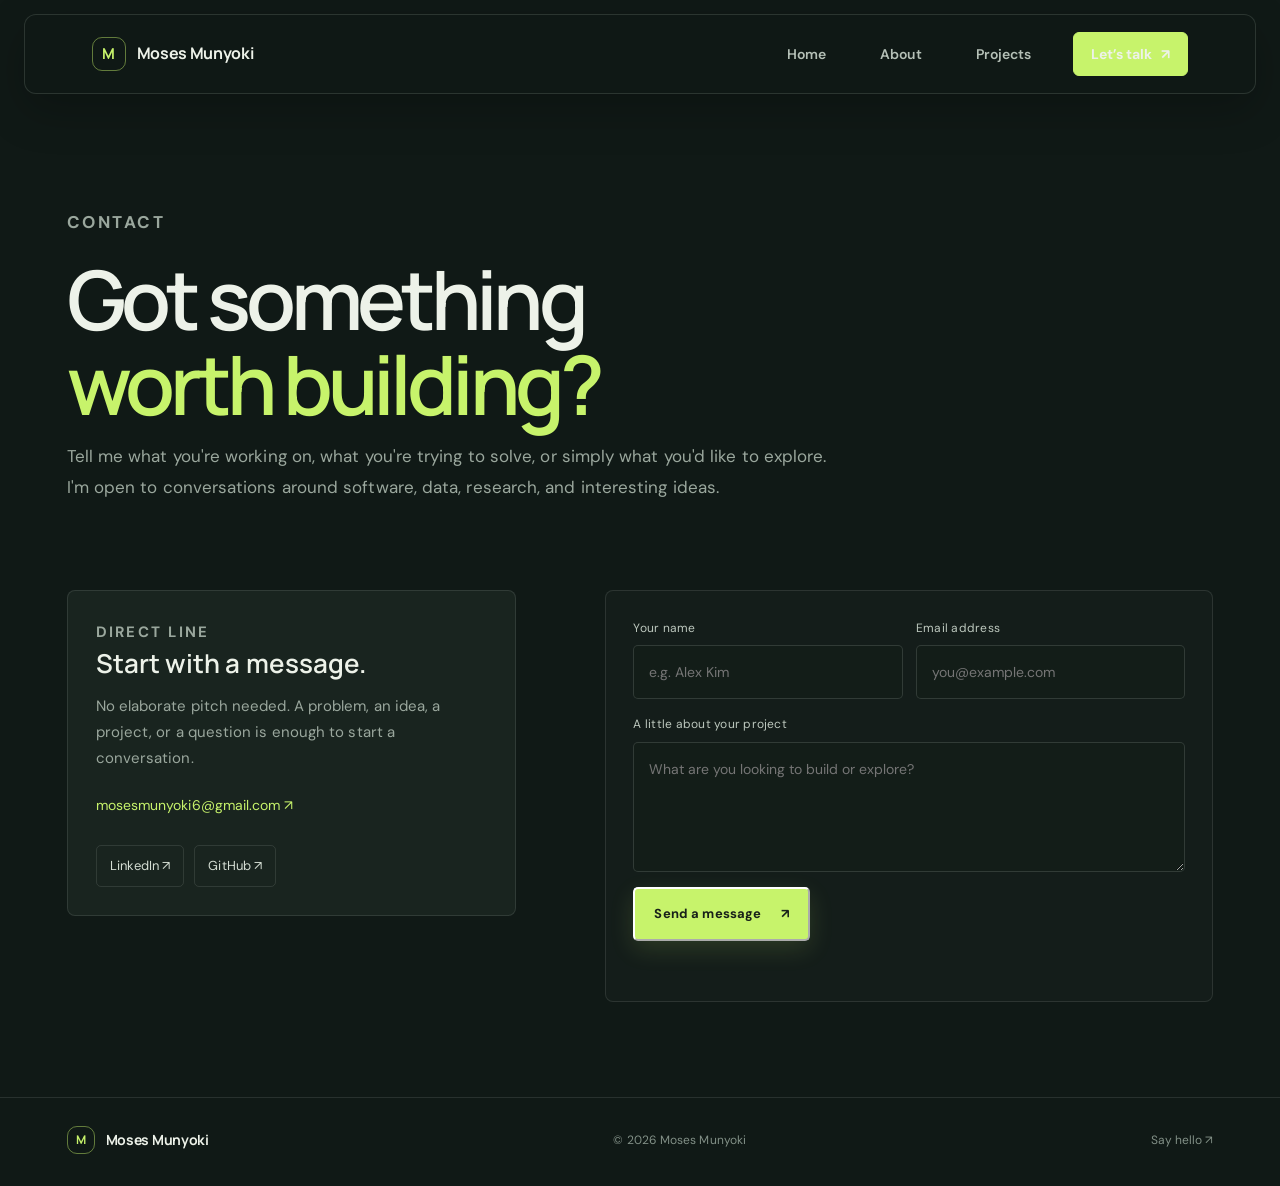
<file: pages/contact/index.html>
<!DOCTYPE html>
<html lang="en">
<head>
  <meta charset="UTF-8"><meta name="viewport" content="width=device-width, initial-scale=1.0">
  <meta name="author" content="Moses Munyoki"><meta name="description" content="Contact Moses Munyoki about software engineering, data analysis, and project opportunities.">
  <meta name="theme-color" content="#101916"><title>Contact — Moses Munyoki</title>
  <link rel="icon" href="../../img/logo.png" type="image/png"><link rel="stylesheet" href="../../css/default.css"><link rel="stylesheet" href="../../css/ld.css">
</head>
<body><div class="container">
  <header class="site-header"><nav class="site-nav" aria-label="Main navigation">
    <a class="brand" href="../../"><span class="brand-mark">M</span><span>Moses Munyoki</span></a>
    <button class="menu-toggle" id="toggle-menu" type="button" aria-expanded="false" aria-controls="main-menu">Menu <span aria-hidden="true">☰</span></button>
    <div class="nav-links" id="main-menu"><a href="../../">Home</a><a href="../about/">About</a><a href="../project/">Projects</a><a class="nav-cta active" href="../contact/">Let’s talk <span aria-hidden="true">↗</span></a></div>
  </nav></header>
  <main>
    <section class="page-hero"><p class="eyebrow">CONTACT</p><h1>Got something<br><span class="accent-text">worth building?</span></h1><p>Tell me what you're working on, what you're trying to solve, or simply what you'd like to explore. I'm open to conversations around software, data, research, and interesting ideas.</p></section>
    <section class="section-shell" style="padding-top:0;padding-bottom:95px"><div class="contact-layout">
      <aside class="contact-note"><p class="eyebrow">DIRECT LINE</p><h2>Start with a message.</h2><p>No elaborate pitch needed. A problem, an idea, a project, or a question is enough to start a conversation.</p><a class="contact-email" href="mailto:mosesmunyoki6@gmail.com">mosesmunyoki6@gmail.com <span aria-hidden="true">↗</span></a><div class="social-links"><a href="https://www.linkedin.com/in/moses-munyoki-125b09215/" target="_blank" rel="noreferrer">LinkedIn ↗</a><a href="https://github.com/Mnyoki" target="_blank" rel="noreferrer">GitHub ↗</a></div></aside>
      <div class="contact-card"><form class="contact-form" data-contact-form>
        <div class="form-row"><label for="fname">Your name<input type="text" id="fname" name="name" placeholder="e.g. Alex Kim" required class="text-field" autocomplete="name"></label><label for="email">Email address<input type="email" id="email" name="email" placeholder="you@example.com" required class="text-field" autocomplete="email"></label></div>
        <label for="text-area">A little about your project<textarea id="text-area" name="message" class="text-area text-field" required placeholder="What are you looking to build or explore?"></textarea></label>
        <div><button type="submit" class="button button-primary">Send a message <span aria-hidden="true">↗</span></button></div>
        <p id="res-text" class="response" aria-live="polite"></p>
      </form></div>
    </div></section>
  </main>
  <footer class="site-footer"><a class="brand footer-brand" href="../../"><span class="brand-mark">M</span><span>Moses Munyoki</span></a><span>© <span data-year></span> Moses Munyoki</span><a href="mailto:mosesmunyoki6@gmail.com">Say hello ↗</a></footer>
</div><script src="../../js/app.js"></script></body></html>
</file>
<file: css/default.css>
@import url('https://fonts.googleapis.com/css2?family=DM+Sans:wght@400;500;600;700&family=Manrope:wght@400;500;600;700;800&display=swap');

:root{color-scheme:dark;--bg:#101916;--bg-soft:#151f1b;--surface:#19241f;--line:rgba(231,241,231,.11);--text:#edf2e9;--muted:#9aa79d;--lime:#c7f36b;--mint:#78d6a1;--content:1500px;--gutter:clamp(24px,5.2vw,84px);font-family:'DM Sans',Arial,sans-serif;font-synthesis:none;text-rendering:optimizeLegibility}
*,*::before,*::after{box-sizing:border-box}
html{scroll-behavior:smooth;background:var(--bg)}
body{margin:0;background:var(--bg);color:var(--text);font-size:16px;line-height:1.65;-webkit-font-smoothing:antialiased}
img{display:block;max-width:100%}a{color:inherit;text-decoration:none}button,input,textarea{font:inherit}button,a{-webkit-tap-highlight-color:transparent}
.container{min-height:100vh;overflow:hidden}.site-header{position:sticky;top:14px;z-index:20;width:min(calc(100% - 48px),var(--content));margin:14px auto -96px;border:1px solid rgba(231,241,231,.13);border-radius:12px;background:rgba(16,25,22,.82);backdrop-filter:blur(20px);box-shadow:0 16px 45px rgba(0,0,0,.22)}
.site-nav{max-width:var(--content);min-height:82px;padding:0 var(--gutter);margin:auto;display:flex;align-items:center;gap:36px}.brand{display:inline-flex;align-items:center;gap:11px;font-family:Manrope,sans-serif;font-weight:700;font-size:15px;white-space:nowrap}.brand-mark{height:34px;width:34px;display:grid;place-items:center;border:1px solid rgba(199,243,107,.45);color:var(--lime);font-size:15px;border-radius:10px}.nav-links{margin-left:auto;display:flex;align-items:center;gap:clamp(28px,4vw,56px);color:var(--muted);font-size:13px}.nav-links a{transition:color .2s}.nav-links a:hover,.nav-links a.active{color:var(--text)}.nav-links .nav-cta{color:var(--lime);padding:10px 15px;border:1px solid rgba(199,243,107,.32);border-radius:6px}.nav-cta span{padding-left:9px}.menu-toggle{display:none}
.hero{position:relative;max-width:var(--content);margin:auto;padding:clamp(105px,11vw,165px) var(--gutter) clamp(90px,9vw,135px);min-height:min(780px,84vh);display:grid;grid-template-columns:1.05fr .95fr;align-items:center;gap:clamp(55px,9vw,140px)}.hero::before{content:"";position:absolute;inset:0 44% 0 -20%;background:radial-gradient(ellipse,rgba(52,112,75,.13),transparent 65%);pointer-events:none}.hero-copy{position:relative;z-index:1}.eyebrow{margin:0;color:#a6b3a8;font-size:10px;font-weight:700;letter-spacing:.17em;line-height:1.5}.status-dot{display:inline-block;width:7px;height:7px;border-radius:50%;background:var(--lime);margin-right:8px;box-shadow:0 0 12px rgba(199,243,107,.65)}h1,h2,h3,p{margin-top:0}.hero h1{font-family:Manrope,sans-serif;font-size:clamp(58px,7.1vw,100px);line-height:1.07;letter-spacing:-.065em;font-weight:600;margin:25px 0 23px}.accent-text{color:var(--lime)}.hero-intro{max-width:570px;font-size:17px;color:var(--muted);line-height:1.8;margin-bottom:29px}.hero-actions{display:flex;align-items:center;gap:24px}.button{display:inline-flex;align-items:center;justify-content:center;gap:20px;padding:13px 17px;font-size:12px;font-weight:700;border-radius:5px;transition:transform .2s,background .2s,border-color .2s}.button:hover{transform:translateY(-2px)}.button-primary{background:var(--lime);color:#182019}.button-primary:hover{background:#d6ff86}.button-quiet{border:1px solid var(--line);color:#dbe2da}.button-quiet:hover{border-color:rgba(231,241,231,.35)}.hero-meta{display:flex;align-items:center;gap:12px;color:#849188;font-size:10px;margin-top:48px}.meta-line{height:1px;width:38px;background:#526057}
.hero-visual{height:clamp(440px,42vw,570px);position:relative;display:grid;place-items:center}.visual-card-main{position:relative;width:clamp(300px,27vw,400px);height:clamp(390px,36vw,520px);overflow:hidden;border-radius:130px 130px 12px 12px;border:1px solid rgba(226,242,226,.17);background:#25342c;box-shadow:0 32px 80px rgba(0,0,0,.3);transform:rotate(2deg)}.portrait{width:100%;height:100%;object-fit:cover;object-position:center 28%;filter:saturate(.72)}.visual-card-main::after{content:"";position:absolute;inset:25% 0 0;background:linear-gradient(transparent,rgba(12,23,17,.93))}.portrait-overlay{position:absolute;z-index:1;bottom:25px;left:25px}.portrait-overlay .eyebrow{font-size:8px;color:var(--lime)}.portrait-overlay strong{display:block;font:600 24px/1.1 Manrope,sans-serif;margin-top:10px;letter-spacing:-.04em}.visual-orbit{position:absolute;border:1px solid rgba(199,243,107,.16);border-radius:50%;width:385px;height:385px;transform:rotate(-29deg) scaleY(.48)}.orbit-two{width:440px;height:440px;transform:rotate(32deg) scaleY(.48);border-color:rgba(120,214,161,.13)}.floating-note{position:absolute;display:flex;align-items:center;gap:11px;background:#1d2b23;border:1px solid var(--line);box-shadow:0 12px 35px #0a110e88;padding:11px 15px;border-radius:7px;z-index:3}.note-top{top:59px;right:-5px}.note-bottom{bottom:53px;left:-7px}.note-icon{height:29px;width:29px;border-radius:6px;display:grid;place-items:center;background:#334331;color:var(--lime);font-size:17px}.note-icon-lime{background:rgba(199,243,107,.14)}.floating-note strong,.floating-note small{display:block;font-size:10px;line-height:1.45}.floating-note small{color:var(--muted);font-size:9px}.visual-index{position:absolute;right:4px;bottom:6px;color:#77847a;font-size:9px;letter-spacing:.14em}
.section-shell{max-width:var(--content);margin:0 auto;padding:clamp(90px,8vw,125px) var(--gutter)}.capabilities{border-top:1px solid var(--line)}.section-heading{display:flex;justify-content:space-between;align-items:end;gap:24px;margin-bottom:29px}.section-heading h2,.closing h2{font:600 clamp(25px,3.2vw,37px)/1.2 Manrope,sans-serif;letter-spacing:-.05em;margin:11px 0 0}.muted{color:#829087}.text-link{font-size:11px;color:var(--lime);white-space:nowrap}.text-link span{padding-left:9px}.capability-grid{display:grid;grid-template-columns:repeat(3,1fr);gap:20px}.capability-card{position:relative;padding:clamp(28px,3vw,42px);border:1px solid var(--line);border-radius:8px;background:linear-gradient(145deg,rgba(255,255,255,.025),transparent 70%);min-height:260px;transition:transform .22s,border-color .22s}.capability-card:hover{transform:translateY(-4px);border-color:rgba(199,243,107,.32)}.card-number{position:absolute;right:20px;top:21px;color:#617066;font-size:9px;letter-spacing:.1em}.capability-icon{height:34px;width:34px;border-radius:8px;display:grid;place-items:center;margin-bottom:20px;background:rgba(120,214,161,.12);color:var(--mint);font-size:19px}.lime-icon{color:var(--lime);background:rgba(199,243,107,.11)}.capability-card h3{font:600 15px Manrope,sans-serif;letter-spacing:-.02em;margin-bottom:8px}.capability-card p{font-size:13px;line-height:1.7;color:var(--muted);max-width:290px;margin-bottom:17px}.tag-list{display:flex;gap:6px;flex-wrap:wrap}.tag-list span{font-size:9px;color:#aab4aa;border:1px solid var(--line);border-radius:3px;padding:3px 7px}
.featured-work{padding-top:clamp(65px,6vw,90px)}.featured-grid{display:grid;grid-template-columns:1.35fr 1fr 1fr;gap:20px}.work-card{position:relative;min-height:clamp(260px,24vw,360px);overflow:hidden;border-radius:7px;background:#1b2921;border:1px solid var(--line)}.work-card img{width:100%;height:100%;min-height:clamp(260px,24vw,360px);object-fit:cover;transition:transform .45s;opacity:.78}.work-card:hover img{transform:scale(1.045);opacity:.92}.work-overlay{position:absolute;inset:30% 0 0;padding:17px;display:flex;flex-direction:column;justify-content:end;background:linear-gradient(transparent,rgba(10,17,13,.94))}.work-type{font-size:8px;letter-spacing:.13em;color:#b8c5b9}.work-overlay strong{font:600 17px Manrope,sans-serif;margin-top:5px}.work-arrow{position:absolute;right:17px;bottom:17px;color:var(--lime);font-size:16px}
.closing{border-top:1px solid var(--line);padding-top:clamp(70px,6vw,100px);padding-bottom:clamp(75px,7vw,110px)}.closing-row{display:flex;justify-content:space-between;align-items:center;gap:30px}.closing-row .button{margin-right:7%}.site-footer{max-width:var(--content);margin:auto;padding:28px var(--gutter) 32px;border-top:1px solid var(--line);display:flex;align-items:center;justify-content:space-between;color:#829087;font-size:10px}.footer-brand{color:var(--text);font-size:12px}.footer-brand .brand-mark{height:28px;width:28px;font-size:12px}
/* Inner pages */
.page-hero{max-width:var(--content);margin:auto;padding:clamp(100px,9vw,140px) var(--gutter) 70px}.page-hero h1{font:600 clamp(42px,6vw,68px)/1.1 Manrope,sans-serif;letter-spacing:-.06em;margin:19px 0 14px}.page-hero p{color:var(--muted);max-width:760px;font-size:16px}.about-layout{display:grid;grid-template-columns:.8fr 1.2fr;gap:clamp(54px,8vw,120px);align-items:start}.about-photo{height:clamp(390px,40vw,560px);border-radius:10px;overflow:hidden;border:1px solid var(--line);background:var(--surface)}.about-photo img{height:100%;width:100%;object-fit:cover;object-position:center 25%;filter:saturate(.7)}.about-copy h2{font:600 24px Manrope,sans-serif;letter-spacing:-.04em}.about-copy p{font-size:15px;color:var(--muted);line-height:1.9}.skill-groups{display:grid;grid-template-columns:repeat(2,1fr);gap:12px;margin-top:27px}.skill-group{padding:19px;border:1px solid var(--line);border-radius:7px}.skill-group h3{font:600 13px Manrope,sans-serif;color:var(--lime);margin-bottom:10px}.skill-group p{margin:0;font-size:11px}.social-links{display:flex;gap:10px;margin-top:27px}.social-links a{font-size:11px;padding:8px 12px;border:1px solid var(--line);border-radius:5px;color:#d4ddd3}.project-grid{display:grid;grid-template-columns:repeat(2,minmax(0,1fr));gap:22px}.project-card{overflow:hidden;border:1px solid var(--line);border-radius:8px;background:#151f1b;transition:transform .2s,border-color .2s}.project-card:hover{transform:translateY(-4px);border-color:rgba(199,243,107,.35)}.project-card img{width:100%;aspect-ratio:16/8.8;object-fit:cover;background:#24332b}.project-info{padding:22px 24px 24px}.project-info-top{display:flex;justify-content:space-between;align-items:start;gap:12px}.project-info h2{font:600 17px Manrope,sans-serif;margin:0 0 6px}.project-info p{font-size:13px;color:var(--muted);margin:0}.project-info .project-index{color:#849188;font-size:9px;letter-spacing:.1em;padding-top:5px}.project-tags{display:flex;gap:6px;flex-wrap:wrap;margin-top:13px}.project-tags span{font-size:9px;color:#aab4aa;padding:3px 7px;border:1px solid var(--line);border-radius:3px}.contact-layout{display:grid;grid-template-columns:.85fr 1.15fr;gap:clamp(35px,7vw,100px);align-items:start}.contact-note{border:1px solid var(--line);border-radius:8px;background:var(--surface);padding:28px}.contact-note h2{font:600 21px Manrope,sans-serif;margin-bottom:12px}.contact-note p{font-size:12px;color:var(--muted)}.contact-email{display:inline-block;color:var(--lime);font-size:12px;margin-top:6px}.contact-card{border:1px solid var(--line);border-radius:8px;padding:27px;background:rgba(255,255,255,.018)}.contact-form{display:grid;gap:15px}.form-row{display:grid;grid-template-columns:1fr 1fr;gap:13px}.contact-form label{font-size:10px;letter-spacing:.03em;color:#bdc8be;display:grid;gap:7px}.text-field{width:100%;padding:12px 13px;color:var(--text);background:#131d18;border:1px solid rgba(231,241,231,.14);border-radius:5px;font-size:12px;outline:none}.text-field:focus{border-color:rgba(199,243,107,.7)}.text-area{min-height:130px;resize:vertical}.response{min-height:18px;color:var(--lime);font-size:11px;margin:0}
@media(max-width:760px){.site-nav{min-height:68px;padding:0 20px;flex-wrap:wrap;gap:0}.menu-toggle{display:inline-flex;margin-left:auto;background:transparent;border:1px solid var(--line);border-radius:5px;padding:7px 10px;color:var(--text);font-size:11px;gap:10px;align-items:center}.nav-links{display:none;order:3;width:100%;margin:0;padding:10px 0 17px;gap:0;align-items:stretch;flex-direction:column}.nav-links.is-open{display:flex}.nav-links a{padding:12px 4px;border-top:1px solid var(--line)}.nav-links .nav-cta{border:0;padding-left:4px}.hero{padding:70px 22px 58px;min-height:0;grid-template-columns:1fr;gap:20px}.hero::before{inset:0}.hero h1{font-size:clamp(46px,12vw,68px)}.hero-intro{font-size:14px}.hero-meta{margin-top:31px}.hero-visual{height:380px;margin-top:4px}.visual-card-main{height:310px;width:245px}.visual-orbit{width:350px;height:350px}.orbit-two{width:400px;height:400px}.note-top{right:0;top:52px}.note-bottom{left:0;bottom:43px}.section-shell{padding:65px 22px}.section-heading{align-items:start}.section-heading h2{font-size:27px}.capability-grid{grid-template-columns:1fr}.capability-card{min-height:0}.featured-grid{grid-template-columns:1fr 1fr}.work-card-large{grid-column:span 2}.work-card,.work-card img{min-height:190px}.closing-row{align-items:start;flex-direction:column}.closing-row .button{margin:0}.site-footer{padding:20px 22px;gap:12px;flex-wrap:wrap}.page-hero{padding:65px 22px 42px}.page-hero p{font-size:13px}.about-layout,.contact-layout{grid-template-columns:1fr;gap:24px}.about-photo{height:350px;max-width:100%}.project-grid{grid-template-columns:1fr}.skill-groups{grid-template-columns:1fr 1fr}.contact-card,.contact-note{padding:20px}}
@media(max-width:430px){.hero-visual{height:350px}.visual-card-main{height:285px;width:225px}.hero-actions{gap:9px;flex-wrap:wrap}.button{gap:10px}.hero-meta{font-size:9px}.section-heading{flex-direction:column;gap:11px}.section-heading h2{font-size:25px}.featured-grid{grid-template-columns:1fr}.work-card-large{grid-column:auto}.work-card,.work-card img{min-height:210px}.skill-groups{grid-template-columns:1fr}.form-row{grid-template-columns:1fr}.site-footer{font-size:9px}}
@media(prefers-reduced-motion:reduce){*,*::before,*::after{scroll-behavior:auto!important;transition-duration:.01ms!important;animation-duration:.01ms!important}}

/* Type scale tuned for clear reading and precise interface hierarchy. */
:root{--font-body:clamp(16px,1.12vw,18px)}
body{font-size:var(--font-body);line-height:1.72;letter-spacing:.005em}
.eyebrow{font-size:11px;letter-spacing:.15em;color:#b2beb4}
.nav-links{font-size:14px}
.brand{font-size:16px;letter-spacing:-.02em}
.hero h1{line-height:1.02;letter-spacing:-.07em}
.hero-intro{font-size:clamp(17px,1.25vw,19px);line-height:1.78;max-width:590px}
.button{font-size:13px;letter-spacing:.01em;padding:14px 19px}
.hero-meta{font-size:12px;letter-spacing:.015em;color:#9aa79d}
.portrait-overlay .eyebrow{font-size:9px}
.portrait-overlay strong{font-size:clamp(26px,2vw,32px)}
.floating-note strong{font-size:12px}.floating-note small{font-size:10px}
.visual-index,.card-number{font-size:10px}
.section-heading h2,.closing h2{font-size:clamp(30px,3.4vw,44px);line-height:1.16}
.text-link{font-size:13px}
.capability-card h3{font-size:17px}
.capability-card p{font-size:14px;line-height:1.75;max-width:360px}
.tag-list span,.project-tags span{font-size:11px;padding:4px 9px}
.work-type{font-size:10px}.work-overlay strong{font-size:20px}
.site-footer{font-size:12px}.footer-brand{font-size:14px}
.page-hero h1{font-size:clamp(52px,6.5vw,82px);line-height:1.04}
.page-hero p{font-size:clamp(17px,1.2vw,19px);line-height:1.8;max-width:780px}
.about-copy h2{font-size:clamp(27px,2.2vw,34px)}
.about-copy p{font-size:16px;line-height:1.85}
.skill-group h3{font-size:15px}.skill-group p{font-size:13px;line-height:1.7}
.social-links a{font-size:13px;padding:9px 13px}
.project-info h2{font-size:20px}.project-info p{font-size:14px;line-height:1.6}.project-info .project-index{font-size:11px}
.contact-note h2{font-size:26px}.contact-note p{font-size:15px;line-height:1.75}.contact-email{font-size:14px}
.contact-form label{font-size:12px;letter-spacing:.02em}.text-field{font-size:14px;padding:14px 15px}.response{font-size:13px}
.hero{overflow:visible}
.featured-work{position:relative}
.featured-work::before{content:"";position:absolute;z-index:-1;inset:12% -12vw 5%;background:radial-gradient(ellipse at 50% 45%,rgba(126,201,101,.1),transparent 67%);pointer-events:none}
.work-card{isolation:isolate;border-color:rgba(199,243,107,.22);box-shadow:0 20px 55px rgba(0,0,0,.2)}
.work-card::before{content:"";position:absolute;inset:0;z-index:1;border:1px solid rgba(255,255,255,.05);border-radius:inherit;pointer-events:none}
.work-card img{filter:saturate(.92) contrast(1.04);transition:transform .55s cubic-bezier(.2,.7,.2,1),filter .35s,opacity .35s;opacity:.9}
.work-card:hover img{transform:scale(1.055);filter:saturate(1.12) contrast(1.04);opacity:1}
.work-overlay{z-index:2;padding:clamp(20px,2vw,30px);background:linear-gradient(180deg,transparent 20%,rgba(8,15,11,.88) 100%)}
.work-type{display:inline-flex;align-items:center;gap:8px;width:max-content;color:#d4e4d2;background:rgba(13,25,17,.62);border:1px solid rgba(255,255,255,.17);border-radius:99px;padding:6px 10px;backdrop-filter:blur(8px)}
.work-overlay strong{font-size:clamp(20px,2vw,27px);margin-top:10px;text-shadow:0 2px 18px rgba(0,0,0,.4)}
.work-arrow{height:38px;width:38px;display:grid;place-items:center;border:1px solid rgba(199,243,107,.55);border-radius:50%;background:rgba(199,243,107,.12);backdrop-filter:blur(8px)}
.project-card{box-shadow:0 16px 38px rgba(0,0,0,.16)}
.project-card img{filter:saturate(.93) contrast(1.03);transition:transform .55s cubic-bezier(.2,.7,.2,1),filter .35s}
.project-card:hover img{transform:scale(1.025);filter:saturate(1.1) contrast(1.04)}
.project-card .project-info{position:relative}
.project-card .project-info::before{content:"";position:absolute;top:0;left:24px;right:24px;height:1px;background:linear-gradient(90deg,transparent,rgba(199,243,107,.3),transparent)}
.capability-card{background:linear-gradient(145deg,rgba(199,243,107,.045),rgba(255,255,255,.012) 42%,transparent 80%)}
.capability-card:nth-child(2){background:linear-gradient(145deg,rgba(120,214,161,.06),rgba(255,255,255,.012) 42%,transparent 80%)}
.capability-card:nth-child(3){background:linear-gradient(145deg,rgba(125,163,242,.055),rgba(255,255,255,.012) 42%,transparent 80%)}
.capability-icon{height:42px;width:42px;font-size:21px}
.button-primary{box-shadow:0 8px 24px rgba(199,243,107,.14)}
.hero h1{font-size:clamp(52px,6.8vw,92px);line-height:1.02;letter-spacing:-.075em}
.hero-intro strong{color:var(--text);font-weight:700}
.section-intro{max-width:760px;margin:-12px 0 30px;color:var(--muted);font-size:16px;line-height:1.8}
.capability-card p{max-width:none;min-height:7.4em}
.work-card{min-height:clamp(315px,30vw,420px)}
.work-card img{min-height:clamp(315px,30vw,420px)}
.work-description{max-width:370px;color:#e0e7df;font-size:13px;line-height:1.6;margin-top:8px;padding-right:25px}
.work-all-link{display:inline-flex;margin-top:25px}
.approach{display:grid;grid-template-columns:1fr 1fr;gap:clamp(40px,8vw,120px);border-top:1px solid var(--line);align-items:start}
.approach h2{font:600 clamp(32px,4.3vw,57px)/1.12 Manrope,sans-serif;letter-spacing:-.06em;margin:17px 0 0}
.approach-copy p{font-size:16px;line-height:1.8;color:var(--muted);margin-bottom:17px}
.approach-copy strong{color:var(--text)}
.approach-copy .text-link{display:inline-flex;margin-top:5px}
.note-top{max-width:250px;left:-7%;top:9%}
.note-bottom{max-width:265px;right:-4%;bottom:9%}
.floating-note small{white-space:normal;line-height:1.45}
.note-bottom{max-width:170px;padding:7px 9px;gap:6px;border-radius:6px}
.note-bottom .note-icon{width:22px;height:22px;min-width:22px;font-size:13px}
.note-bottom strong{font-size:10px;line-height:1.25}
.note-bottom small{font-size:8px;line-height:1.3}
.hero{min-height:clamp(660px,calc(100vh - 70px),900px)}
.hero-visual{min-width:0}
.math-chip{position:absolute;left:2%;top:29%;z-index:2;padding:10px 13px;border:1px solid rgba(199,243,107,.24);border-radius:5px;background:rgba(17,28,21,.9);color:var(--lime);font:600 12px/1.2 Manrope,sans-serif;box-shadow:0 12px 28px #09100b77}
.math-chip sub{font-size:8px}
.chart-chip{position:absolute;right:-3%;top:29%;z-index:2;width:132px;height:83px;padding:13px 12px 20px;display:flex;align-items:end;gap:5px;border:1px solid rgba(231,241,231,.14);border-radius:7px;background:rgba(23,36,28,.95);box-shadow:0 14px 32px #09100b77}
.chart-chip span{flex:1;height:30%;border-radius:2px 2px 0 0;background:linear-gradient(0deg,#7bcf91,#c7f36b)}
.chart-chip span:nth-child(2){height:57%}.chart-chip span:nth-child(3){height:43%}.chart-chip span:nth-child(4){height:78%}.chart-chip span:nth-child(5){height:62%}.chart-chip span:nth-child(6){height:91%}.chart-chip span:nth-child(7){height:72%}
.chart-chip i{position:absolute;left:12px;bottom:5px;color:#aab6aa;font-style:normal;font-size:7px;letter-spacing:.13em}
.capability-card{display:flex;flex-direction:column;min-height:340px}
.capability-card p{flex:1;min-height:0}
.card-number{font-size:10px;color:#a6b3a8;letter-spacing:.13em}
.capability-meter{height:2px;width:100%;margin:0 0 18px;background:rgba(231,241,231,.09);overflow:hidden}
.capability-meter span{display:block;height:100%;background:linear-gradient(90deg,var(--mint),var(--lime));box-shadow:0 0 12px rgba(199,243,107,.3)}
.process-track{display:flex;align-items:center;gap:10px;margin-top:48px;color:#b2bdb3;font-size:10px;letter-spacing:.06em;text-transform:uppercase;white-space:nowrap}
.process-track i{height:1px;flex:1;min-width:12px;background:linear-gradient(90deg,rgba(199,243,107,.6),rgba(199,243,107,.08))}
.featured-grid{grid-template-columns:1.25fr 1fr 1fr;gap:16px}
.work-card-large{min-height:clamp(340px,34vw,460px)}
.work-card-large img{min-height:clamp(340px,34vw,460px)}
.approach{position:relative;overflow:hidden}
.approach::after{content:"∑";position:absolute;right:4%;top:1%;font:800 clamp(150px,22vw,310px)/1 Manrope,sans-serif;color:rgba(199,243,107,.035);pointer-events:none}
.approach>*{position:relative;z-index:1}
.closing{background:radial-gradient(ellipse at 85% 40%,rgba(119,185,97,.08),transparent 38%)}
@media(max-width:760px){
  .hero{min-height:0}
  .math-chip{left:0;top:21%;font-size:10px}
  .chart-chip{right:0;top:22%;width:112px;height:72px}
  .capability-card{min-height:0}
  .process-track{margin-top:28px;white-space:normal;font-size:8px;gap:6px}
  .approach::after{right:-4%;top:12%;font-size:190px}
  .work-card-large,.work-card-large img{min-height:280px}
}
@media(max-width:430px){
  .math-chip{top:19%;left:0;padding:8px 10px}
  .chart-chip{top:20%;right:0;width:94px;height:64px;padding:10px 9px 18px}
  .chart-chip i{left:9px;font-size:6px}
  .process-track{font-size:7px;gap:4px}
  .work-card-large,.work-card-large img{min-height:225px}
}
.hero-visual{overflow:visible}
@media(max-width:760px){
  .hero-visual{height:420px}
  .math-chip{top:19%;left:0}
  .chart-chip{top:20%;right:0}
  .note-top{left:0;right:auto;top:8px;max-width:190px}
  .note-bottom{right:0;left:auto;bottom:8px;max-width:130px}
  .visual-card-main{height:290px;width:225px}
}
@media(max-width:430px){
  .hero-visual{height:390px}
  .math-chip{top:17%;left:0}
  .chart-chip{top:18%;right:0}
  .note-top{top:0;left:0;max-width:175px}
  .note-bottom{right:0;bottom:0;max-width:125px}
  .visual-card-main{height:270px;width:210px}
}
  .hero h1{font-size:clamp(48px,10.5vw,72px)}
  .capability-card p{min-height:0}
  .approach{grid-template-columns:1fr;gap:24px}
  .approach h2{font-size:36px}
  .work-card,.work-card img{min-height:250px}
  .work-description{font-size:12px}
  .note-top{left:0;top:8px;max-width:205px}
  .note-bottom{right:0;bottom:8px;max-width:145px;padding:6px 8px;gap:5px}
  .note-bottom .note-icon{width:20px;height:20px;min-width:20px;font-size:12px}
  .note-bottom strong{font-size:9px}
  .note-bottom small{font-size:7px}
}
@media(max-width:430px){
  .hero h1{font-size:clamp(43px,11vw,54px)}
  .section-intro{font-size:15px}
  .approach h2{font-size:31px}
  .work-card,.work-card img{min-height:225px}
  .work-description{max-width:calc(100% - 12px);font-size:11px}
  .note-top{max-width:185px}
  .note-bottom{max-width:132px;padding:5px 7px;gap:5px}
}
.about-copy strong{color:#e8efe5;font-weight:700}
.project-card .project-info{display:flex;flex-direction:column;align-items:flex-start;min-height:225px}
.project-category{display:block;margin-bottom:8px;color:var(--lime);font-size:10px;font-weight:700;letter-spacing:.13em}
.project-card .project-info p{max-width:600px}
.project-card .project-action{display:inline-flex;align-items:center;gap:9px;margin-top:auto;padding-top:17px;color:var(--lime);font-size:12px;font-weight:700}
.project-card .project-action span{transition:transform .2s}
.project-card:hover .project-action span{transform:translate(3px,-2px)}
.workshop-copy{max-width:590px;margin:16px 0 0;color:var(--muted);font-size:14px;line-height:1.75}
.closing .closing-row{align-items:center}
.closing .social-links{margin:0;flex-wrap:wrap}
.page-hero:has(+ .projects-showcase){padding-bottom:48px;position:relative}
.page-hero:has(+ .projects-showcase)::after{content:"08 PROJECTS / WEB · APPLICATION · EXPERIMENT";display:block;margin-top:34px;padding-top:14px;border-top:1px solid var(--line);color:#91a096;font-size:10px;letter-spacing:.14em}
.projects-showcase{padding-top:0!important;padding-bottom:clamp(70px,7vw,110px)}
.project-grid{grid-template-columns:repeat(3,minmax(0,1fr));gap:20px;align-items:stretch}
.project-card{display:flex;flex-direction:column;min-width:0;border-radius:10px;background:linear-gradient(160deg,#1a2820,#141d18 72%)}
.project-card img{aspect-ratio:16/9.5;flex:0 0 auto;object-fit:cover}
.project-card img{width:100%;aspect-ratio:16/9.5;object-fit:cover;background:linear-gradient(135deg,#1d2c23,#263b2d);content-visibility:auto}
.project-card:not(.analysis-card) img{view-transition-name:none}
.project-card{contain:layout paint}
.project-card .project-info{min-width:0}
.project-card .project-info{flex:1;padding:22px 23px 21px;min-height:250px}
.project-card .project-info-top{width:100%;min-height:100px}
.project-card .project-info p{font-size:13px;line-height:1.7}
.project-card .project-tags{margin-top:18px}
.project-card .project-action{width:100%;justify-content:space-between;border-top:1px solid var(--line);margin-top:19px;padding-top:14px}
.projects-showcase+.closing{position:relative;max-width:none;padding-left:max(var(--gutter),calc((100vw - var(--content) + 2 * var(--gutter))/2));padding-right:max(var(--gutter),calc((100vw - var(--content) + 2 * var(--gutter))/2));border-top:1px solid var(--line);background:radial-gradient(ellipse at 20% 50%,rgba(120,214,161,.07),transparent 45%),linear-gradient(90deg,rgba(255,255,255,.012),transparent 65%)}
.projects-showcase+.closing .closing-row{max-width:var(--content);margin:auto}
.projects-showcase+.closing .closing-row>div:first-child{max-width:730px}
.projects-showcase+.closing .social-links a{padding:12px 16px;border-color:rgba(199,243,107,.22);background:rgba(199,243,107,.035)}
.analysis-card{cursor:default}
.analysis-visual{position:relative;min-height:210px;padding:17px 18px 12px;display:flex;flex-direction:column;justify-content:space-between;overflow:hidden;background:radial-gradient(ellipse at 78% 15%,rgba(199,243,107,.09),transparent 42%),linear-gradient(155deg,#1b2b22,#131d18 75%);border-bottom:1px solid var(--line)}
.analysis-topline{display:flex;justify-content:space-between;gap:10px;color:#9baa9d;font-size:8px;letter-spacing:.12em}
.analysis-visual svg{width:100%;height:auto;overflow:visible;margin:7px 0 0}
.analysis-visual svg text{fill:#a2b1a4;font:8px 'DM Sans',sans-serif;letter-spacing:1px}
.chart-gridline{fill:none;stroke:rgba(231,241,231,.1);stroke-width:1;stroke-dasharray:2 5}
.observed-line{fill:none;stroke:#91c8a2;stroke-width:3;stroke-linecap:round;stroke-linejoin:round}
.forecast-line{fill:none;stroke:var(--lime);stroke-width:3;stroke-linecap:round;stroke-linejoin:round;stroke-dasharray:7 6}
.forecast-band{fill:url(#forecast-fill)}
.forecast-divider{stroke:rgba(199,243,107,.35);stroke-width:1;stroke-dasharray:3 5}
.forecast-point{fill:var(--lime);stroke:#162018;stroke-width:2}
.chart-legend{display:flex;gap:15px;color:#aeb9af;font-size:9px}
.chart-legend span{display:flex;align-items:center;gap:6px}.chart-legend i{width:13px;height:2px;display:inline-block;background:#91c8a2}.chart-legend span+span i{background:var(--lime);border-top:1px dashed var(--bg)}
.analysis-card .project-info{min-height:280px}
.analysis-card .project-info-top{min-height:0}
.analysis-card .project-action{margin-top:12px}
.analysis-caption{color:#9aaa9c!important;font-size:10px!important;font-weight:500!important;letter-spacing:.04em}
.code-example{width:100%;margin-top:15px;border:1px solid var(--line);border-radius:5px;background:#101713}
.code-example summary{display:flex;justify-content:space-between;align-items:center;cursor:pointer;list-style:none;padding:10px 11px;color:#c6d2c7;font-size:10px;font-weight:600}
.code-example summary::-webkit-details-marker{display:none}
.code-example summary span{color:var(--lime);font-size:15px;transition:transform .2s}
.code-example[open] summary span{transform:rotate(45deg)}
.code-example pre{overflow:auto;margin:0;padding:12px;border-top:1px solid var(--line);color:#c8d5c9;font:10px/1.65 ui-monospace,SFMono-Regular,Menlo,monospace;white-space:pre}
.code-example code{font:inherit}
@media(max-width:1050px){.project-grid{grid-template-columns:repeat(2,minmax(0,1fr))}.project-card .project-info{min-height:235px}.analysis-card .project-info{min-height:280px}}
@media(max-width:760px){.page-hero:has(+ .projects-showcase){padding-bottom:36px}.page-hero:has(+ .projects-showcase)::after{margin-top:25px}.project-grid{grid-template-columns:1fr;gap:18px}.project-card{display:grid;grid-template-columns:minmax(0,1.05fr) minmax(0,1fr);min-height:0}.project-card img{height:100%;min-height:245px;aspect-ratio:auto}.project-card .project-info{min-height:0;padding:20px}.project-card .project-info-top{min-height:0}.project-card .project-action{margin-top:17px}.projects-showcase+.closing{padding-left:22px;padding-right:22px}.projects-showcase+.closing .closing-row{gap:22px}}
@media(max-width:540px){.project-card{grid-template-columns:1fr}.project-card img{height:auto;min-height:0;aspect-ratio:16/8.8}.project-card .project-info{padding:20px}.project-card .project-info-top{min-height:0}.projects-showcase+.closing .social-links{gap:7px}.projects-showcase+.closing .social-links a{font-size:11px;padding:9px 10px}}
.about-photo-column{display:flex;flex-direction:column;gap:16px}
.exploring-card{overflow:hidden;border:1px solid rgba(199,243,107,.19);border-radius:9px;background:linear-gradient(150deg,rgba(199,243,107,.055),rgba(255,255,255,.012) 45%,rgba(120,214,161,.025));}
.about-photo-column{justify-content:center;gap:24px}
.exploring-card{width:100%;align-self:center}
.exploring-heading{padding:23px 24px 18px;border-bottom:1px solid var(--line);background:radial-gradient(ellipse at 100% 0,rgba(199,243,107,.1),transparent 55%)}
.exploring-heading .eyebrow{color:var(--lime)}
.exploring-heading h2{margin:10px 0 0;font:600 23px/1.22 Manrope,sans-serif;letter-spacing:-.045em}
.exploring-list article{display:grid;grid-template-columns:27px 1fr 20px;gap:14px;align-items:center;min-height:86px;padding:17px 24px;border-bottom:1px solid rgba(231,241,231,.08);transition:background .2s}
.exploring-list article:last-child{border-bottom:0}
.exploring-list article:hover{background:rgba(255,255,255,.025)}
.explore-index{padding-top:2px;color:#849188;font-size:9px;letter-spacing:.08em}
.exploring-list h3{margin:0 0 4px;font:600 13px Manrope,sans-serif;color:var(--text)}
.exploring-list p{margin:0;color:var(--muted);font-size:11px;line-height:1.55}
.explore-arrow{color:var(--lime);font-size:12px;opacity:.65}
.about-copy .work-with-title{font:700 18px Manrope,sans-serif;letter-spacing:-.02em;margin:32px 0 14px}
.working-principle{margin-top:25px;padding:20px 22px;border:1px solid rgba(199,243,107,.25);border-radius:8px;background:linear-gradient(110deg,rgba(199,243,107,.08),rgba(120,214,161,.025))}
.working-principle .eyebrow{color:var(--lime)}
.working-principle p{display:flex;align-items:center;gap:clamp(6px,1.2vw,16px);flex-wrap:wrap;margin:10px 0 0;color:var(--text);font-size:14px;line-height:1.6}
.working-principle p span{color:var(--lime);font-size:17px}
.skill-group{background:rgba(255,255,255,.018);padding:22px}
.skill-group h3{letter-spacing:.01em}
@media(max-width:760px){.working-principle p{font-size:12px;gap:7px}.skill-group{padding:17px}}
@media(max-width:760px){.about-layout{display:flex;flex-direction:column;gap:30px}.about-layout>.about-copy{order:1}.about-layout>.about-photo-column{display:contents}.about-photo{order:0;height:420px;width:min(100%,520px)}.exploring-card{order:2;width:min(100%,620px);margin:0 auto}.exploring-list article{min-height:78px;padding:16px 22px}}
@media(max-width:430px){.about-photo{height:350px}.about-visual-note{padding:18px;min-height:150px}.about-visual-note p{font-size:18px}.about-mini-chart{right:16px;bottom:22px;width:85px;height:54px}.about-note-index{left:18px}.exploring-heading{padding:20px 18px 16px}.exploring-heading h2{font-size:21px}.exploring-list article{padding:15px 18px;grid-template-columns:23px 1fr 16px;gap:9px}.exploring-list h3{font-size:12px}.exploring-list p{font-size:10px}}
@media(max-width:760px){.project-card .project-info{min-height:0}.project-card .project-action{padding-top:14px}.closing .closing-row{align-items:flex-start}.closing .social-links{margin-top:10px}}
@media(max-width:760px){
  .featured-grid{grid-template-columns:repeat(2,minmax(0,1fr));gap:13px}
  .work-card-large{grid-column:auto}
  .work-card,.work-card img,.work-card-large,.work-card-large img{min-height:0;height:clamp(180px,31vw,250px)}
  .work-card img{object-fit:cover}
  .work-overlay{inset:0;padding:15px;background:linear-gradient(180deg,rgba(8,15,11,.04) 25%,rgba(8,15,11,.84) 100%)}
  .work-type{font-size:8px;padding:5px 8px;max-width:calc(100% - 35px)}
  .work-overlay strong{font-size:16px;margin-top:7px;line-height:1.2}
  .work-description{display:none}
  .work-arrow{right:12px;bottom:12px;width:28px;height:28px;font-size:12px}
}
@media(max-width:430px){
  .featured-grid{grid-template-columns:repeat(2,minmax(0,1fr));gap:10px}
  .work-card,.work-card img,.work-card-large,.work-card-large img{height:clamp(150px,43vw,190px)}
  .work-overlay{padding:10px}
  .work-type{font-size:7px;letter-spacing:.08em;padding:4px 6px}
  .work-overlay strong{font-size:14px}
  .work-arrow{right:9px;bottom:9px;width:25px;height:25px}
  .work-all-link{margin-top:18px}
}
.site-nav{min-height:88px}
.nav-links{gap:clamp(10px,2.2vw,30px);font-size:14px;font-weight:600;color:#b5c0b7}
.nav-links>a:not(.nav-cta){position:relative;padding:12px 13px;border-radius:6px;transition:color .2s,background .2s}
.nav-links>a:not(.nav-cta):hover{color:var(--text);background:rgba(255,255,255,.055)}
.nav-links>a.active:not(.nav-cta){color:var(--lime);background:rgba(199,243,107,.09)}
.nav-links>a.active:not(.nav-cta)::after{content:"";position:absolute;left:13px;right:13px;bottom:5px;height:2px;border-radius:3px;background:var(--lime)}
.nav-links .nav-cta{display:inline-flex;align-items:center;justify-content:center;gap:9px;min-height:44px;padding:0 17px;background:var(--lime);color:#172019;border-color:var(--lime);font-weight:700;border-radius:6px;transition:background .2s,transform .2s}
.nav-links .nav-cta:hover{background:#d6ff86;transform:translateY(-1px)}
.nav-cta span{padding-left:0}
.menu-toggle{font-size:13px;font-weight:700;padding:10px 13px;border-color:rgba(231,241,231,.2);background:rgba(255,255,255,.035)}
.menu-toggle:hover,.menu-toggle[aria-expanded="true"]{border-color:rgba(199,243,107,.5);color:var(--lime)}
@media(max-width:760px){
  .site-header{top:8px;width:calc(100% - 24px);margin:8px auto -78px;border-radius:10px}
  .site-nav{min-height:68px}
  .nav-links{padding:10px 0 16px}
  .nav-links>a:not(.nav-cta){padding:12px 10px;border-radius:4px}
  .nav-links>a.active:not(.nav-cta)::after{left:10px;right:auto;bottom:7px;width:22px}
  .nav-links .nav-cta{margin-top:8px;justify-content:center}
  .menu-toggle{min-height:40px}
  .hero h1{font-size:clamp(48px,11vw,72px)}
  .hero-intro{font-size:16px}
  .hero-meta{font-size:11px}
  .section-heading h2,.closing h2{font-size:30px}
  .page-hero h1{font-size:clamp(48px,10vw,68px)}
  .page-hero p{font-size:16px}
  .site-footer{font-size:11px}
}

/* Keep hero callouts in clear space around the portrait rather than on top of it. */
.hero-visual{isolation:isolate}
.visual-card-main{z-index:1}
.floating-note{display:none}
.note-top{top:10%;left:-8%;right:auto;transform:none}
.note-bottom{right:3%;left:auto;bottom:10%;transform:none;max-width:calc(100% - 24px)}
@media(min-width:761px){
  .hero-visual{max-width:620px;margin-inline:auto}
  .note-top{left:-7%;top:10%}
  .note-bottom{right:3%;bottom:10%}
}
@media(max-width:760px){
  .hero-visual{width:min(100%,500px);margin:20px auto 0;height:420px}
  .visual-card-main{height:300px;width:235px}
  .note-top{top:8px;left:0;right:auto;transform:translateX(-6%)}
  .note-bottom{right:0;left:auto;bottom:8px;transform:none;max-width:calc(100% - 12px)}
}
@media(max-width:430px){
  .hero-visual{height:390px}
  .visual-card-main{height:270px;width:210px}
  .floating-note{gap:8px;padding:9px 11px}
  .note-top{left:0;right:auto;top:0;transform:translateX(-4%)}
  .note-bottom{right:0;left:auto;bottom:0;max-width:calc(100% - 4px);padding:8px 9px;gap:7px}
  .floating-note strong{font-size:11px}
  .floating-note small{font-size:9px}
}
@media(max-width:430px){
  .eyebrow{font-size:10px}
  .hero h1{font-size:clamp(45px,12vw,58px)}
  .hero-intro{font-size:15px}
  .section-heading h2,.closing h2{font-size:27px}
  .page-hero h1{font-size:46px}
  .about-copy p{font-size:15px}
  .project-info h2{font-size:18px}
}

/* Keep the floating navigation clear of all scrolling content. */
.site-header{position:fixed;top:14px;left:50%;transform:translateX(-50%);margin:0;background:rgba(16,25,22,.97);isolation:isolate}
.site-nav{min-height:78px}
main{padding-top:92px}
@media(max-width:760px){
  .site-header{top:8px;margin:0}
  .site-nav{min-height:64px}
  main{padding-top:76px}
}
</file>
<file: css/ld.css>
/* Responsive layout rules are consolidated in default.css. */
</file>
